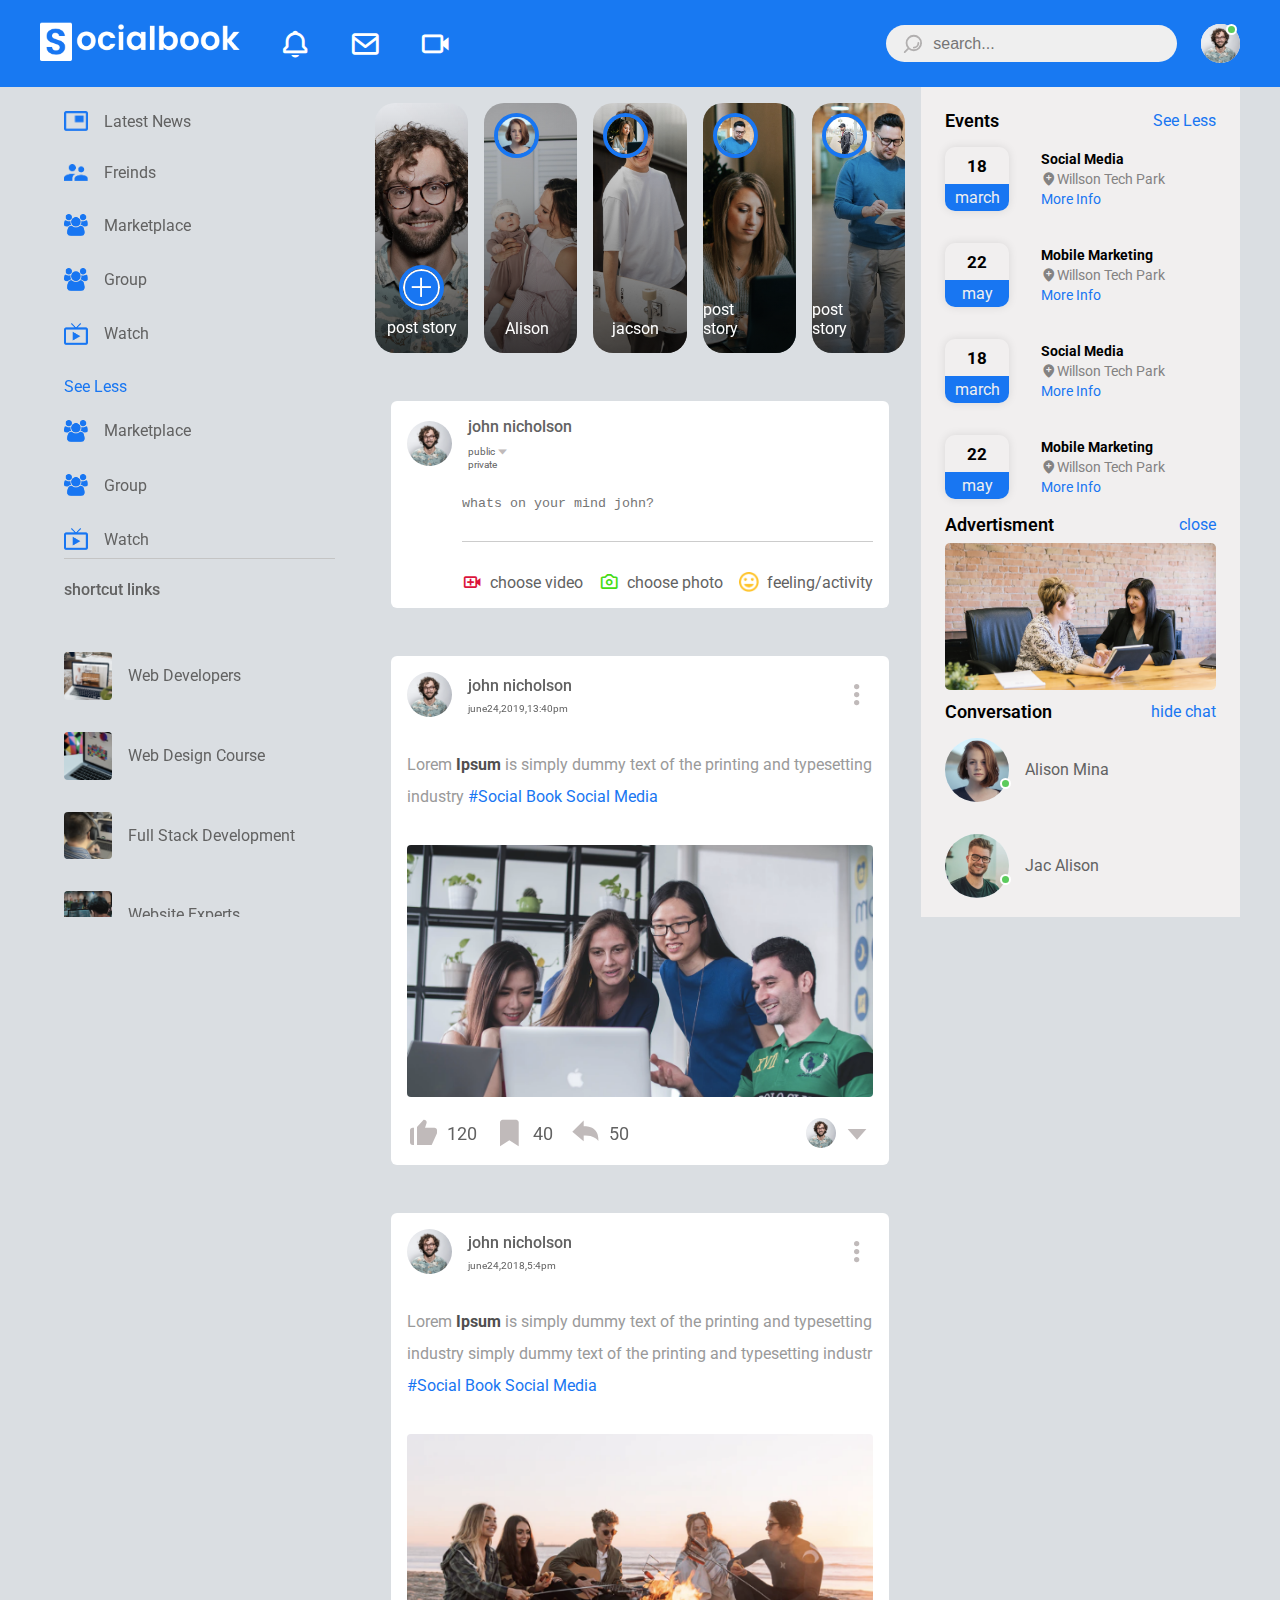
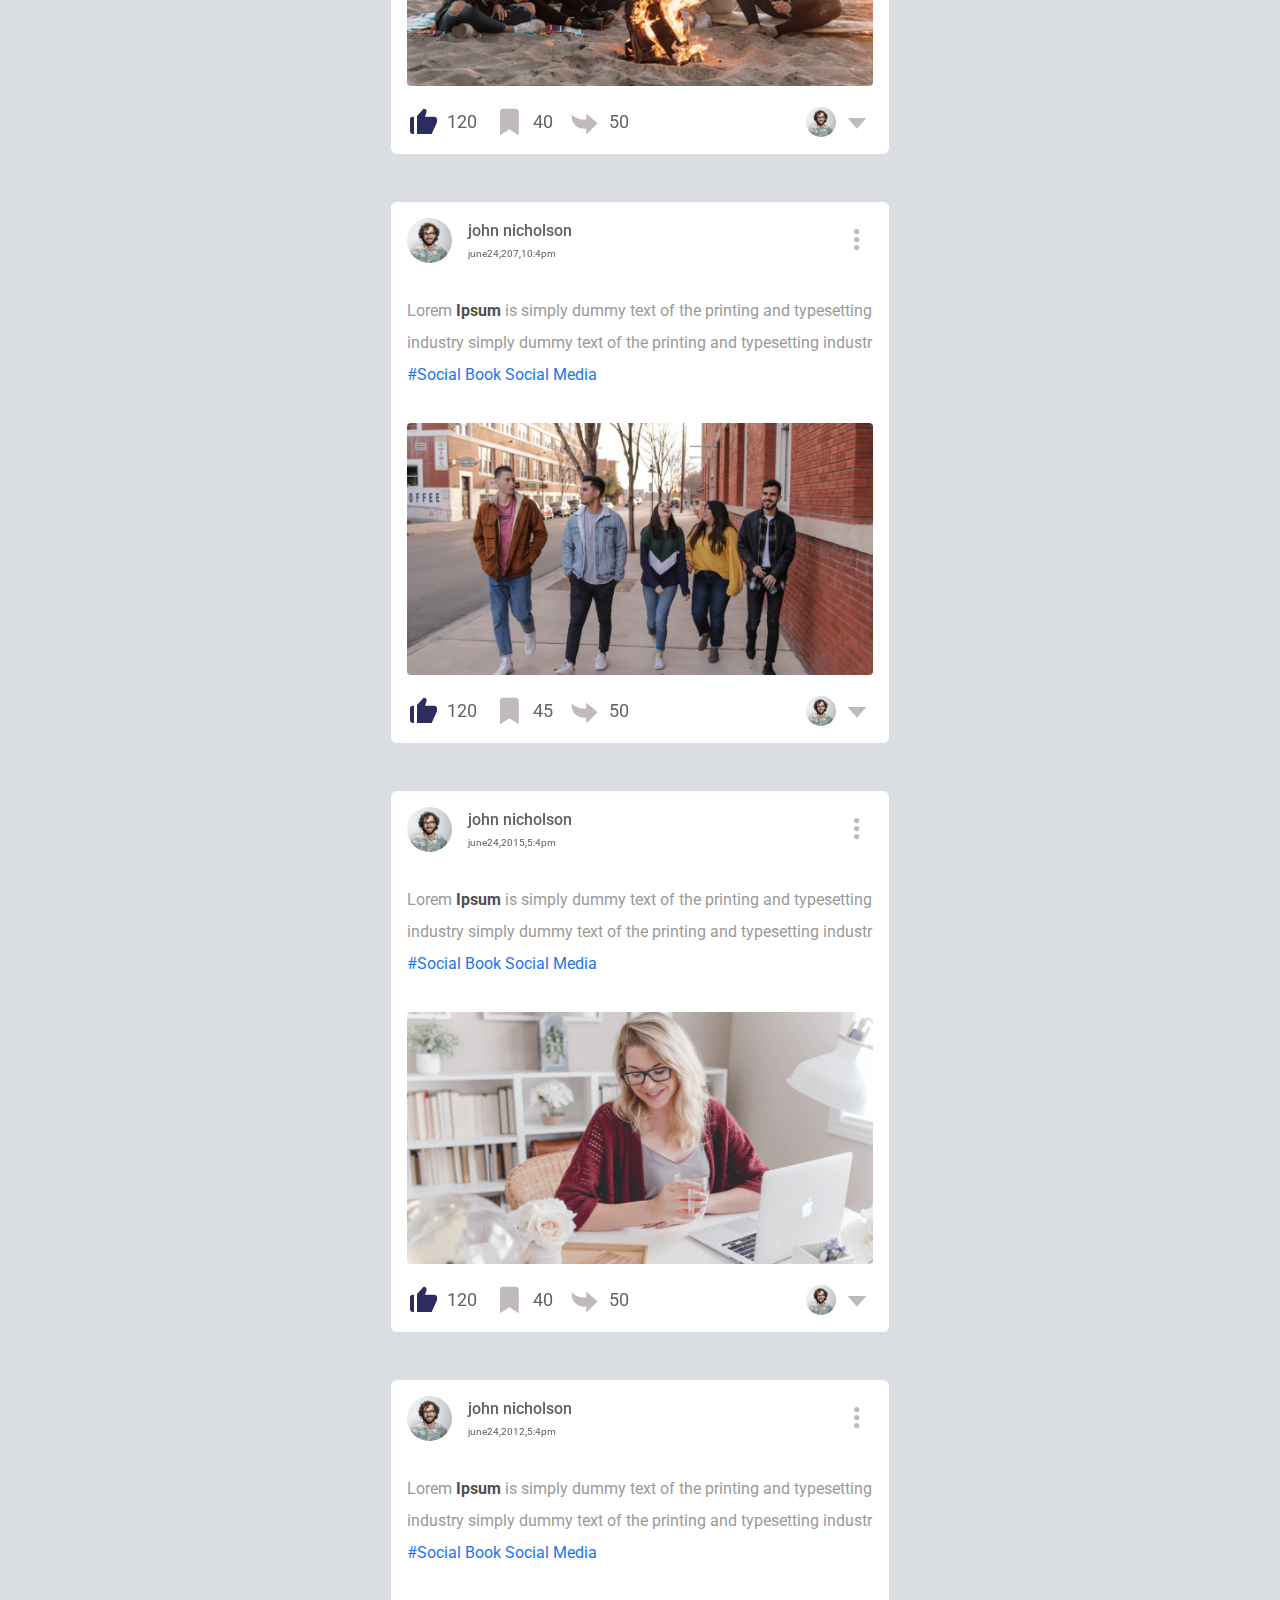
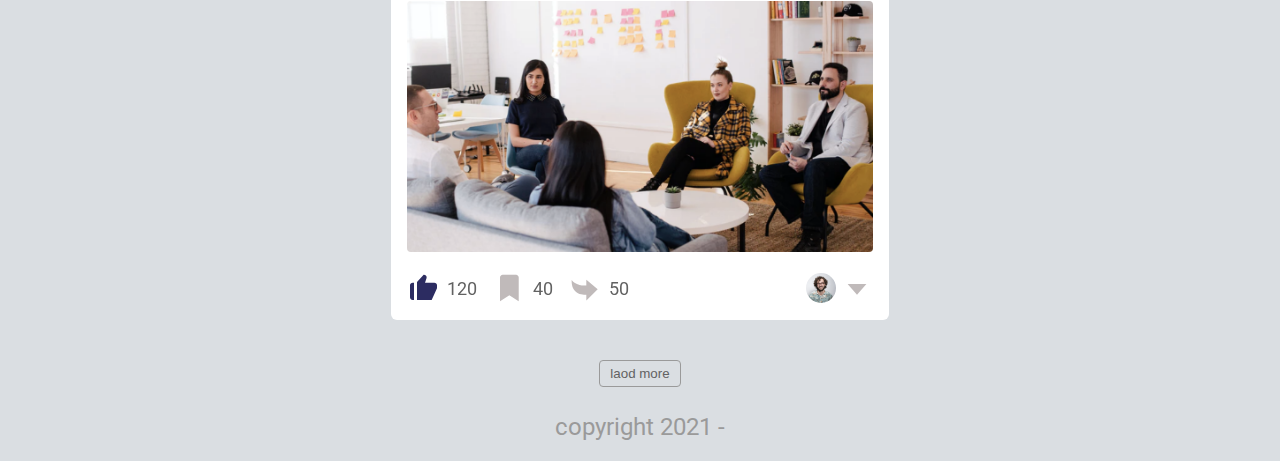
<file: index.html>
<!DOCTYPE html>
<html lang="en">

<head>
    <meta charset="UTF-8">
    <meta name="viewport" content="width=device-width, initial-scale=1.0">
    <link href='https://unpkg.com/boxicons@2.1.4/css/boxicons.min.css' rel='stylesheet'>
    <link rel="stylesheet" href="./asset/css/font.css">
    <link rel="stylesheet" href="./asset/css/root.css">
    <link rel="stylesheet" href="./asset/css/style.css">
    <link rel="stylesheet" href="./asset/css/responsive.css">
    <title>face book</title>
</head>

<body>
    <!--*************************header*********************-->
    <header>
        <div class="header-container">
            <div class="left-nav">
                <a href="./index.html" class="logo">
                    <img class="image-logo" src="./asset/images/logo.png" />
                </a>
                <ul class="ul-left-nav">
                    <li>
                        <a href="#">
                            <i class='bx bx-bell'></i>
                        </a>
                    </li>
                    <li>
                        <a href="#">
                            <i class='bx bx-envelope'></i>
                        </a>
                    </li>
                    <li>
                        <a href="#">
                            <i class='bx bx-video'></i>
                        </a>
                    </li>
                </ul>
            </div>
            <!--******right-nav*****-->
            <div class="right-nav">
                <div class="search-box">
                    <svg viewBox="0 0 24 24" fill="none" xmlns="http://www.w3.org/2000/svg" stroke="#c9c5c5"
                        transform="rotate(-45)matrix(1, 0, 0, 1, 0, 0)">
                        <g id="SVGRepo_bgCarrier" stroke-width="0"></g>
                        <g id="SVGRepo_tracerCarrier" stroke-linecap="round" stroke-linejoin="round"></g>
                        <g id="SVGRepo_iconCarrier">
                            <path
                                d="M11 6C13.7614 6 16 8.23858 16 11M16.6588 16.6549L21 21M19 11C19 15.4183 15.4183 19 11 19C6.58172 19 3 15.4183 3 11C3 6.58172 6.58172 3 11 3C15.4183 3 19 6.58172 19 11Z"
                                stroke="#b1afaf" stroke-width="2" stroke-linecap="round" stroke-linejoin="round"></path>
                        </g>
                    </svg>
                    <input type="text" placeholder="search..." />
                </div>
                <div class="user-icon online">
                    <img src="./asset/images/profile-pic.png" />
                </div>
            </div>
            <!--setting menu-->
            <div class="setting-menu">
                <div class="setting-info">
                    <div class="user-post-info">
                        <div class="user-post">
                            <img  src="./asset/images/profile-pic.png"/>
                         </div>
                        <div class="new-post-info">
                            <p>john nicholson</p>
                            <a href="./profile.html"> see ure profile</a>
                        </div>
                </div>
                <hr>
                <div class="user-profile-setting">
                        <div class="user-post">
                            <img  src="./asset/images/feedback.png"/>
                         </div>
                        <div class="new-post-info">
                            <p>give feedback</p>
                            <a href="#"> Help us to improve</a>
                        </div>
                </div>
                <hr>
                <ul class="ul-setting">
                     <li>
                        <a href="#">
                            <div class="ul-a-icon">
                                <p>setting and privacy</p>
                                <img src="./asset/images/setting.png"/>
                            </div>
                            <i class='bx  bx-caret-right'  style='color:#c0baba'></i> 
                         </a>
                    </li>
                    <li>
                        <a href="#">
                            <div class="ul-a-icon">
                                <p>help and support</p>
                                <img src="./asset/images/help.png"/>
                            </div>
                            <i class='bx  bx-caret-right'  style='color:#c0baba'></i> 
                         </a>
                          
                    </li>
                    <li>
                           <a href="#">
                            <div class="ul-a-icon">
                                <p>display and accesibility</p>
                                <img src="./asset/images/display.png"/>
                            </div>
                            <i class='bx  bx-caret-right'  style='color:#c0baba'></i> 
                            </a>
                    </li>
                    <li>
                        <a href="#">
                            <div class="ul-a-icon">
                                <p>log out</p>
                                <img src="./asset/images/logout.png"/>
                            </div>
                            <i class='bx  bx-caret-right'  style='color:#c0baba'></i> 
                         </a>
                          
                    </li>
                </ul>
                </div>
            </div>
        </div>
    </header>
    <!--******************************container*************************-->
    <div class="conatiner">
        <!--********left-side******-->
        <div class="left-side">
            <ul class="ul-left-side">
                <li>
                    <a href="#">
                        <img src="./asset/images/news.png" />
                        latest news
                    </a>
                </li>
                <li>
                    <a href="#">
                        <img src="./asset/images/friends.png" />
                        freinds
                    </a>
                </li>
                <li>
                    <a href="#">
                        <img src="./asset/images/group.png" />
                        marketplace
                    </a>
                </li>
                <li>
                    <a href="#">
                        <img src="./asset/images/group.png" />
                        group
                    </a>
                </li>
                <li>
                    <a href="#">
                        <img src="./asset/images/watch.png" />
                        watch
                    </a>
                </li>
                <li class="li-see-more">
                    <a href="#" class="see-more">
                        See Less
                    </a>
                </li>
            </ul>
            <ul class="ul-left-side height-zero">
                <li>
                    <a href="#">
                        <img src="./asset/images/group.png" />
                        marketplace
                    </a>
                </li>
                <li>
                    <a href="#">
                        <img src="./asset/images/group.png" />
                        group
                    </a>
                </li>
                <li>
                    <a href="#">
                        <img src="./asset/images/watch.png" />
                        watch
                    </a>
                </li>
            </ul>
            <ul class="ul-left-side-2">
                <p>shortcut links</p>
                <li>
                    <a href="#">
                        <img src="./asset/images/shortcut-1.png" />
                        web developers
                    </a>
                </li>
                <li>
                    <a href="#">
                        <img src="./asset/images/shortcut-2.png" />
                        web design course
                    </a>
                </li>
                <li>
                    <a href="#">
                        <img src="./asset/images/shortcut-3.png" />
                        full stack development
                    </a>
                </li>
                <li>
                    <a href="#">
                        <img src="./asset/images/shortcut-4.png" />
                        website experts
                    </a>
                </li>
            </ul>
        </div>
        <!--************middle-side****-->
        <div class="middle-side">
            <div class="stories">
                    <div class="story">
                        <div class="story-imag">
                            <a href="#">
                                <img src="./asset/images/status-1.png" />
                            </a>
                        </div>
                        <div class="story-info">
                            <div class="upload">
                                <a href="#">
                                    <img src="./asset/images/upload.png" />
                                </a>
                            </div>
                            <p>
                                post story
                            </p>
                        </div>
                    </div>
                    <div class="story">
                        <div class="story-imag">
                            <a href="#">
                                <img src="./asset/images/status-2.png" />
                            </a>
                        </div>
                        <div class="story-info-members">
                            <div class="upload">
                                <a href="#">
                                    <img src="./asset/images/member-1.png" />
                                </a>
                            </div>
                            <p>
                                Alison
                            </p>
                        </div>
                    </div>
                    <div class="story">
                        <div class="story-imag">
                            <a href="#">
                                <img src="./asset/images/status-3.png" />
                            </a>
                        </div>
                        <div class="story-info-members">
                            <div class="upload">
                                <a href="#">
                                    <img src="./asset/images/member-3.png" />
                                </a>
                            </div>
                            <p>
                                jacson
                            </p>
                        </div>
                    </div>
                    <div class="story">
                        <div class="story-imag">
                            <a href="#">
                                <img src="./asset/images/status-4.png" />
                            </a>
                        </div>
                        <div class="story-info-members">
                            <div class="upload">
                                <a href="#">
                                    <img src="./asset/images/member-4.png" />
                                </a>
                            </div>
                            <p>
                                post story
                            </p>
                        </div>
                    </div>
                    <div class="story">
                        <div class="story-imag">
                            <a href="#">
                                <img src="./asset/images/status-5.png" />
                            </a>
                        </div>
                        <div class="story-info-members">
                            <div class="upload">
                                <a href="#">
                                    <img src="./asset/images/member-5.png" />
                                </a>
                            </div>
                            <p>
                                post story
                            </p>
                        </div>
                    </div>

            </div>
            <!--post--->
            <div class="posts-container">
                <div class="make-new-post">
                    <div class="user-post-info">
                        <div class="user-post">
                            <img  src="./asset/images/profile-pic.png"/>
                         </div>
                        <div class="new-post-info">
                            <p>john nicholson</p>
                            <span>
                                public
                                <i class='bx  bx-caret-down  arrow-down'  style='color:#c0baba'></i> 
                            </span>
                            <span class="private ">private</span>
                        </div>
                    </div>
                    <div class="input-new-post">
                        <textarea class="input-textarea" rows="3" placeholder="whats on your mind john?" id=""></textarea>
                    </div>
                    <div class="add-post-link">
                          <div class="choose">
                                <label for="videoUpload" style="cursor: pointer;">
                                    <i class='bx  bx-video-plus'  style='color:crimson'></i> 
                                    <p>choose video</p>
                                </label>
                                <input type="file" id="videoUpload" accept="video/*" class="input-video"style="display: none;">                 
                         </div>
                         <div class="choose">
                             <label for="imageUpload" style="cursor: pointer;">
                                <i class='bx  bx-camera'  style='color:rgb(70, 220, 20)'></i>   choose photo
                            </label>
                            <input type="file" id="imageUpload" accept="image/*" style="display: none; " class="input-photo">
                         </div>
                         <div class="choose">
                            <a href="#">
                                <img src="./asset//images/feeling.png" />
                                feeling/activity
                            </a>
                         </div>
                     </div>
                </div>
                <!------new-one-->
                <div class="new-posts">
                          
                  
                </div>
                <!----old post---->
                <div class="old-post">
                    <div class="post-title">
                         <div class="user-post-info">
                            <div class="user-post">
                                <img  src="./asset/images/profile-pic.png"/>
                            </div>
                            <div class="new-post-info">
                                <p>john nicholson</p>
                                <span>
                                    june24,2019,13:40pm
                                    
                                </span>
                            </div>
                        </div>
                        <i class='bx  bx-dots-horizontal-rounded bx-rotate-90 delete'  style='color:#c0baba'></i>
                         <div class="delete-link" >
                            <a href="#" class="confirm-delete">
                                delete
                            </a> 
                        </div>           
                    </div>
                    <p class="post-info-text">
                        Lorem <span>Ipsum
                        </span> is simply dummy text of the printing and typesetting industry
                        <a href="#">#social book</a>
                        <a href="#"> social media</a>
                    </p>
                    <div class="post-img">
                        <img  src="./asset//images/feed-image-1.png" alt="">
                    </div>
                    <div class="post-activity">
                        <div class="left-activity-icons">
                            <div class="activity">
                                <i class="bx bxs-like bx-tada " style='color:#c0baba'></i>
                                120
                            </div>
                             <div class="activity">
                                <i class='bx  bxs-bookmark bx-tada'  style='color:#c0baba'></i>40                                 
                            </div>
                             <div class="activity">
                                <i class='bx  bxs-share bx-tada '  style='color:#c0baba'></i>    50                         
                            </div>
                        </div>
                        <div class="post-profile-icon">
                            <img src="./asset/images/profile-pic.png"/>
                            <i class='bx  bx-caret-down  arrow-down'  style='color:#c0baba'></i> 

                        </div>
                    </div>
                </div>
                <!--2ed post-->
                <div class="old-post">
                    <div class="post-title">
                         <div class="user-post-info">
                            <div class="user-post">
                                <img  src="./asset/images/profile-pic.png"/>
                            </div>
                            <div class="new-post-info">
                                <p>john nicholson</p>
                                <span>
                                    june24,2018,5:4pm
                                    
                                </span>
                            </div>
                        </div>
                        <i class='bx  bx-dots-horizontal-rounded bx-rotate-90 delete'  style='color:#c0baba'></i> 
                       <div class="delete-link">
                            <a href="#" class="confirm-delete">
                                    delete
                            </a> 
                        </div>                      
                                
                    </div>
                    <p class="post-info-text">
                        Lorem <span>Ipsum
                        </span> is simply dummy text of the printing and typesetting industry
                        simply dummy text of the printing and typesetting industr
                        <a href="#">#social book</a>
                        <a href="#"> social media</a>
                    </p>
                    <div class="post-img">
                        <img  src="./asset//images/feed-image-2.png" alt="">
                    </div>
                    <div class="post-activity">
                        <div class="left-activity-icons">
                            <div class="activity">
                                <i class="bx bxs-like bx-tada " style='color:#2c2c61'></i>
                                120
                            </div>
                             <div class="activity">
                                <i class='bx  bxs-bookmark bx-tada'  style='color:#c0baba'></i>40                                 
                            </div>
                             <div class="activity">
                                <i class='bx  bxs-share bx-tada bx-rotate-180'  style='color:#c0baba'></i>    50                         
                            </div>
                        </div>
                        <div class="post-profile-icon">
                            <img src="./asset/images/profile-pic.png"/>
                            <i class='bx  bx-caret-down  arrow-down'  style='color:#c0baba'></i> 

                        </div>
                    </div>
                </div>
                <!--3rd post-->
                 <div class="old-post">
                    <div class="post-title">
                         <div class="user-post-info">
                            <div class="user-post">
                                <img  src="./asset/images/profile-pic.png"/>
                            </div>
                            <div class="new-post-info">
                                <p>john nicholson</p>
                                <span>
                                    june24,207,10:4pm
                                    
                                </span>
                            </div>
                        </div>
                        <i class='bx  bx-dots-horizontal-rounded bx-rotate-90 delete'  style='color:#c0baba'></i>  
                        <div class="delete-link" >
                            <a href="#" class="confirm-delete">
                                delete
                            </a> 
                        </div> 
                    </div>
                    <p class="post-info-text">
                        Lorem <span>Ipsum
                        </span> is simply dummy text of the printing and typesetting industry
                        simply dummy text of the printing and typesetting industr
                        <a href="#">#social book</a>
                        <a href="#"> social media</a>
                    </p>
                    <div class="post-img">
                        <img  src="./asset//images/feed-image-3.png" alt="">
                    </div>
                    <div class="post-activity">
                        <div class="left-activity-icons">
                            <div class="activity">
                                <i class="bx bxs-like bx-tada " style='color:#2c2c61'></i>
                                120
                            </div>
                             <div class="activity">
                                <i class='bx  bxs-bookmark bx-tada'  style='color:#c0baba'></i>45                               
                            </div>
                             <div class="activity">
                                <i class='bx  bxs-share bx-tada bx-rotate-180'  style='color:#c0baba'></i>    50                         
                            </div>
                        </div>
                        <div class="post-profile-icon">
                            <img src="./asset/images/profile-pic.png"/>
                            <i class='bx  bx-caret-down  arrow-down'  style='color:#c0baba'></i> 

                        </div>
                    </div>
                </div>
                <!--4th post-->
                 <div class="old-post">
                    <div class="post-title">
                         <div class="user-post-info">
                            <div class="user-post">
                                <img  src="./asset/images/profile-pic.png"/>
                            </div>
                            <div class="new-post-info">
                                <p>john nicholson</p>
                                <span>
                                    june24,2015,5:4pm
                                    
                                </span>
                            </div>
                        </div>
                        <i class='bx  bx-dots-horizontal-rounded bx-rotate-90 delete'  style='color:#c0baba'></i>
                        <div class="delete-link">
                            <a href="#"  class="confirm-delete">
                                delete
                            </a> 
                        </div> 
                     </div>
                    <p class="post-info-text">
                        Lorem <span>Ipsum
                        </span> is simply dummy text of the printing and typesetting industry
                        simply dummy text of the printing and typesetting industr
                        <a href="#">#social book</a>
                        <a href="#"> social media</a>
                    </p>
                    <div class="post-img">
                        <img  src="./asset//images/feed-image-4.png" alt="">
                    </div>
                    <div class="post-activity">
                        <div class="left-activity-icons">
                            <div class="activity">
                                <i class="bx bxs-like bx-tada " style='color:#2c2c61'></i>
                                120
                            </div>
                             <div class="activity">
                                <i class='bx  bxs-bookmark bx-tada'  style='color:#c0baba'></i>40                                 
                            </div>
                             <div class="activity">
                                <i class='bx  bxs-share bx-tada bx-rotate-180'  style='color:#c0baba'></i>    50                         
                            </div>
                        </div>
                        <div class="post-profile-icon">
                            <img src="./asset/images/profile-pic.png"/>
                            <i class='bx  bx-caret-down  arrow-down'  style='color:#c0baba'></i> 

                        </div>
                    </div>
                </div>
                <!--5th-->
                    <div class="old-post">
                    <div class="post-title">
                         <div class="user-post-info">
                            <div class="user-post">
                                <img  src="./asset/images/profile-pic.png"/>
                            </div>
                            <div class="new-post-info">
                                <p>john nicholson</p>
                                <span>
                                    june24,2012,5:4pm
                                    
                                </span>
                            </div>
                        </div>
                        <i class='bx  bx-dots-horizontal-rounded bx-rotate-90 delete'  style='color:#c0baba'></i> 
                        <div class="delete-link" >
                        <a href="#" class="confirm-delete">
                             delete
                         </a> 
                        </div>                 
                    </div>
                    <p class="post-info-text">
                        Lorem <span>Ipsum
                        </span> is simply dummy text of the printing and typesetting industry
                        simply dummy text of the printing and typesetting industr
                        <a href="#">#social book</a>
                        <a href="#"> social media</a>
                    </p>
                    <div class="post-img">
                        <img  src="./asset//images/feed-image-5.png" alt="">
                    </div>
                    <div class="post-activity">
                        <div class="left-activity-icons">
                            <div class="activity">
                                <i class="bx bxs-like bx-tada " style='color:#2c2c61'></i>
                                120
                            </div>
                             <div class="activity">
                                <i class='bx  bxs-bookmark bx-tada'  style='color:#c0baba'></i>40                                 
                            </div>
                             <div class="activity">
                                <i class='bx  bxs-share bx-tada bx-rotate-180'  style='color:#c0baba'></i>    50                         
                            </div>
                        </div>
                        <div class="post-profile-icon">
                            <img src="./asset/images/profile-pic.png"/>
                            <i class='bx  bx-caret-down  arrow-down'  style='color:#c0baba'></i> 

                        </div>
                    </div>
                </div>
            </div>
            <button class="load-more">
                laod more
            </button>
        </div>
        <!--************right-side****-->
        <div class="right-side">
            <!------events------->
            <div class="events">
                <div class="title-right-side">
                    <h4>
                        events
                    </h4>
                    <a href="#" class="see-more">
                        See Less
                    </a>
                </div>
                <div class="events">
                    <div class="event-box">
                        <div class="calender">
                            <h3>
                                18
                            </h3>
                            <span>
                                march
                            </span>
                        </div>
                        <div class="info-calender">
                            <h4>
                                social media
                            </h4>
                            <p>
                                <i class='bx bxs-location-plus'></i>
                                willson tech park
                            </p>
                            <a href="#">
                                more info
                            </a>
                        </div>
                    </div>
                    <div class="event-box">
                        <div class="calender">
                            <h3>
                                22
                            </h3>
                            <span>
                                may
                            </span>
                        </div>
                        <div class="info-calender">
                            <h4>
                                mobile marketing
                            </h4>
                            <p>
                                <i class='bx bxs-location-plus'></i>
                                willson tech park
                            </p>
                            <a href="#">
                                more info
                            </a>
                        </div>
                    </div>
                </div>
            </div>
            <div class="events hight-zero">
                <div class="event-box">
                    <div class="calender">
                        <h3>
                            18
                        </h3>
                        <span>
                            march
                        </span>
                    </div>
                    <div class="info-calender">
                        <h4>
                            social media
                        </h4>
                        <p>
                            <i class='bx bxs-location-plus'></i>
                            willson tech park
                        </p>
                        <a href="#">
                            more info
                        </a>
                    </div>
                </div>
                <div class="event-box">
                    <div class="calender">
                        <h3>
                            22
                        </h3>
                        <span>
                            may
                        </span>
                    </div>
                    <div class="info-calender">
                        <h4>
                            mobile marketing
                        </h4>
                        <p>
                            <i class='bx bxs-location-plus'></i>
                            willson tech park
                        </p>
                        <a href="#">
                            more info
                        </a>
                    </div>
                </div>
            </div>
            <!--------------advertisment------------->
            <div class="advertisment">
                <div class="title-right-side">
                    <h4>
                        advertisment
                    </h4>
                    <a href="#" class="close-all">
                        close
                    </a>
                </div>
                <div class="ads ">
                    <img src="./asset/images/advertisement.png" />
                </div>
            </div>
            <!----------------chat------------------->
            <div class="chats-parent">
                <div class="title-right-side">
                    <h4>
                        conversation
                    </h4>
                    <a href="#" class="close-all">
                        hide chat
                    </a>
                </div>
                <div class="chats">
                    <a href="#" class="a-chatbox">
                        <div class="chat-box">
                            <div class="member online">
                                <img src="./asset/images/member-1.png" />
                            </div>
                            <p>
                                alison mina
                            </p>
                        </div>
                    </a>
                    <a href="#" class="a-chatbox">
                        <div class="chat-box">
                            <div class="member online">
                                <img src="./asset/images/member-2.png" />
                            </div>
                            <p>
                                jac alison
                            </p>
                        </div>
                    </a>
                    <a href="#" class="a-chatbox">
                        <div class="chat-box">
                            <div class="member online">
                                <img src="./asset/images/member-3.png" />
                            </div>
                            <p>
                                samana rose
                            </p>
                        </div>
                    </a>
                    <a href="" class="a-chatbox">
                        <div class="chat-box">
                            <div class="member online">
                                <img src="./asset/images/member-4.png" />
                            </div>
                            <p>
                                samana rose
                            </p>
                        </div>
                    </a>
                </div>
            </div>
        </div>
    </div>
    <!--------------------------footer------------------>
    <footer class="footer">
        <p>
            copyright 2021 -
        </p>

    </footer>

    <script src="./asset/script.js"></script>
</body>

</html>
</file>
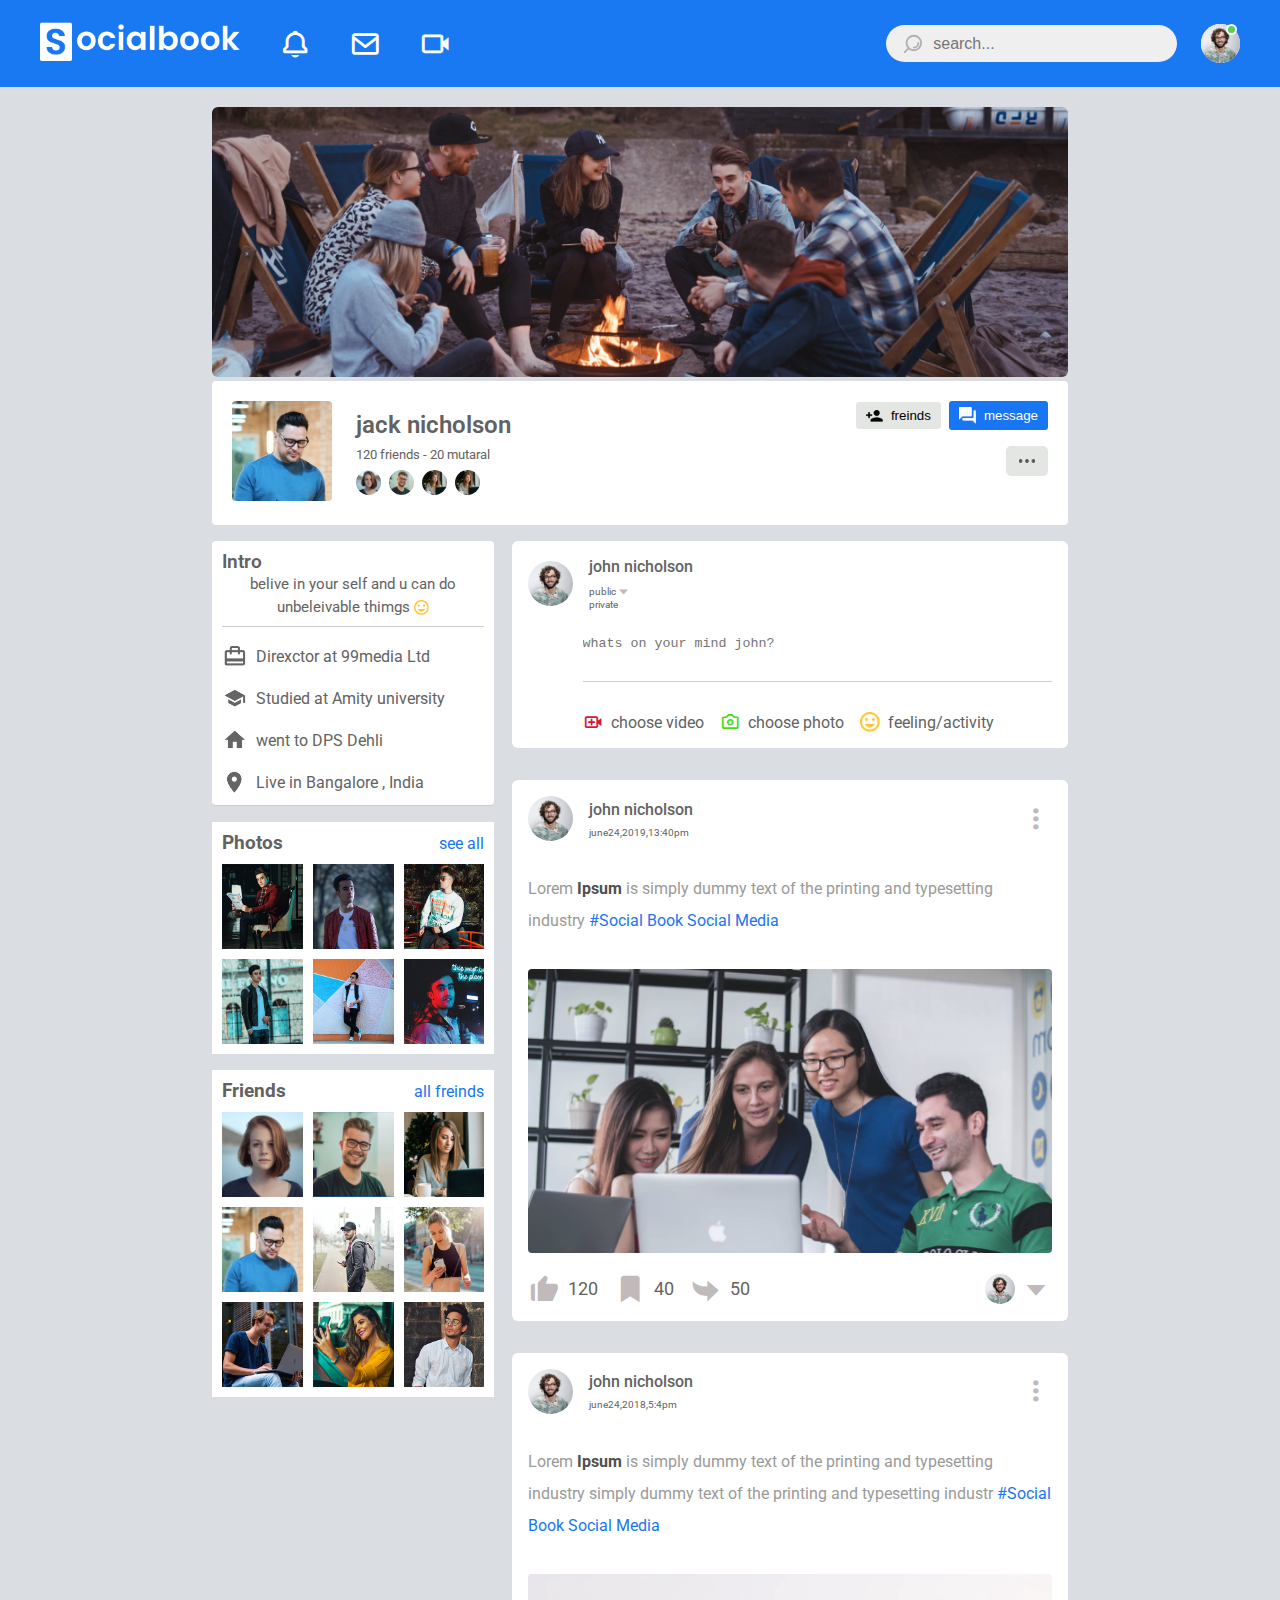
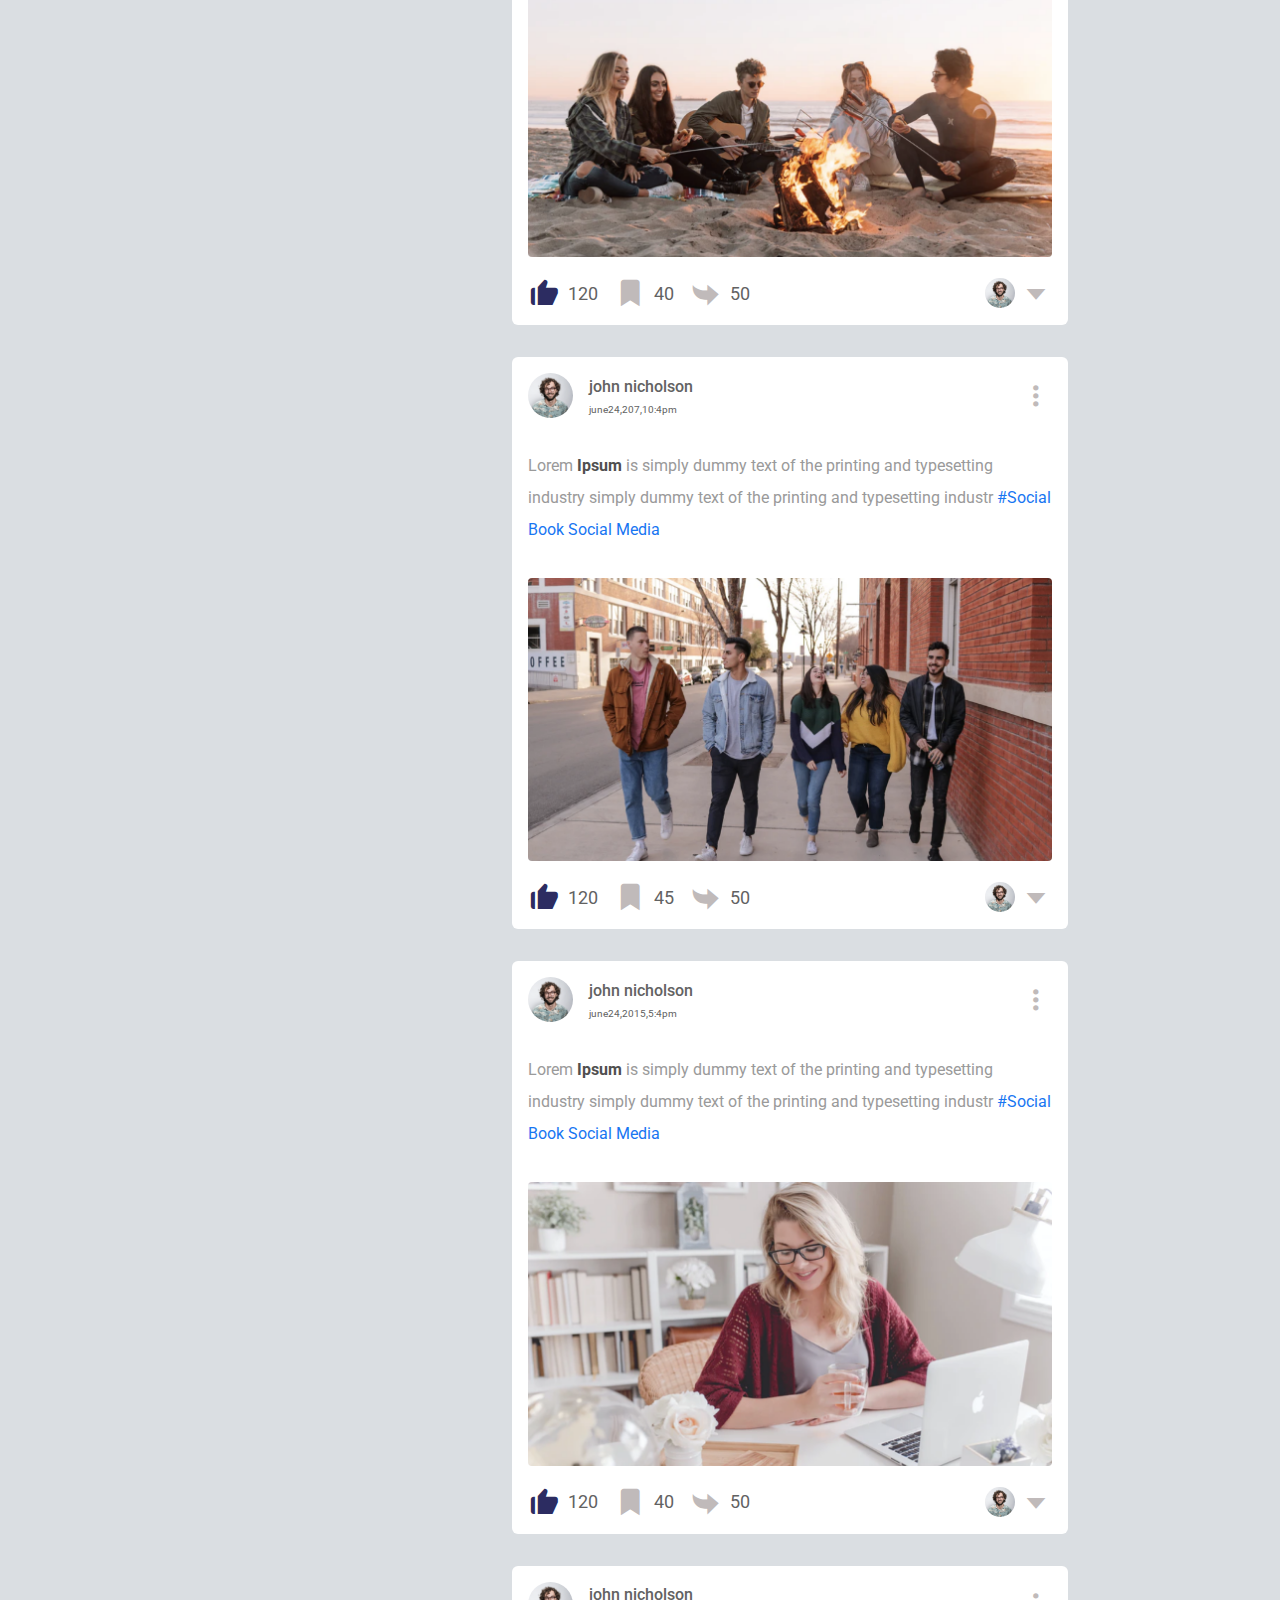
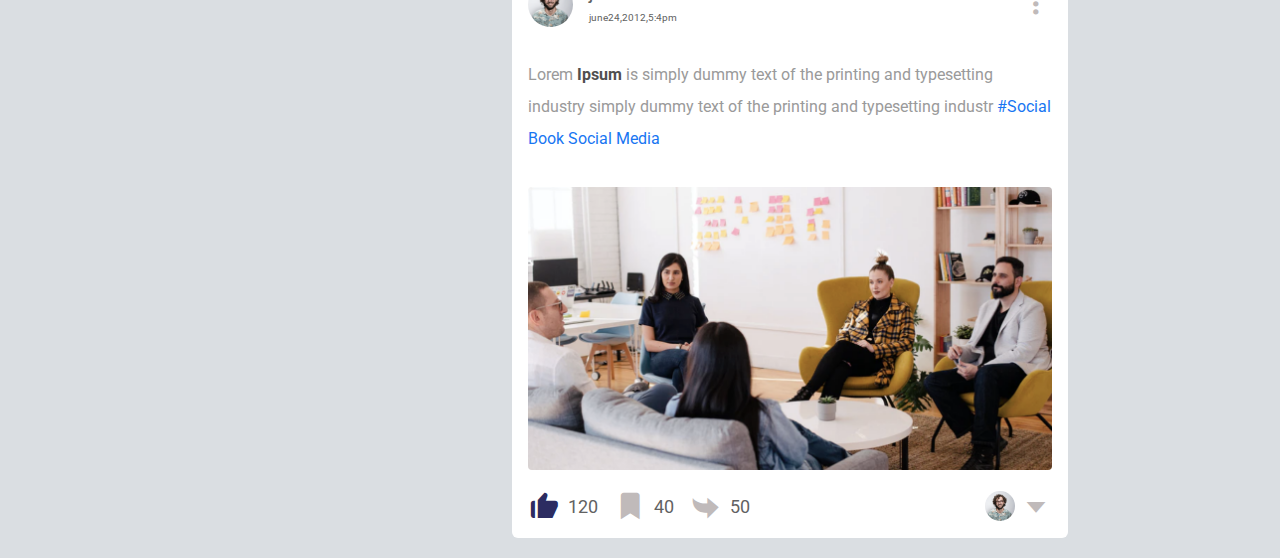
<file: profile.html>
<!DOCTYPE html>
<html lang="en">
<head>
    <meta charset="UTF-8">
    <meta name="viewport" content="width=device-width, initial-scale=1.0">
    <link href='https://unpkg.com/boxicons@2.1.4/css/boxicons.min.css' rel='stylesheet'>
    <link rel="stylesheet" href="./asset/css/font.css">
    <link rel="stylesheet" href="./asset/css/root.css">
    <link rel="stylesheet" href="./asset/css/style.css">
    <link rel="stylesheet" href="./asset/css/responsive.css">
    <title>face book</title>
</head>
<body>
      <!--*************************header*********************-->
    <header>
        <div class="header-container">
            <div class="left-nav">
                <a href="./index.html" class="logo">
                    <img class="image-logo" src="./asset/images/logo.png" />
                </a>
                <ul class="ul-left-nav">
                    <li>
                        <a href="#">
                            <i class='bx bx-bell'></i>
                        </a>
                    </li>
                    <li>
                        <a href="#">
                            <i class='bx bx-envelope'></i>
                        </a>
                    </li>
                    <li>
                        <a href="#">
                            <i class='bx bx-video'></i>
                        </a>
                    </li>
                </ul>
            </div>
            <!--******right-nav*****-->
            <div class="right-nav">
                <div class="search-box">
                    <svg viewBox="0 0 24 24" fill="none" xmlns="http://www.w3.org/2000/svg" stroke="#c9c5c5"
                        transform="rotate(-45)matrix(1, 0, 0, 1, 0, 0)">
                        <g id="SVGRepo_bgCarrier" stroke-width="0"></g>
                        <g id="SVGRepo_tracerCarrier" stroke-linecap="round" stroke-linejoin="round"></g>
                        <g id="SVGRepo_iconCarrier">
                            <path
                                d="M11 6C13.7614 6 16 8.23858 16 11M16.6588 16.6549L21 21M19 11C19 15.4183 15.4183 19 11 19C6.58172 19 3 15.4183 3 11C3 6.58172 6.58172 3 11 3C15.4183 3 19 6.58172 19 11Z"
                                stroke="#b1afaf" stroke-width="2" stroke-linecap="round" stroke-linejoin="round"></path>
                        </g>
                    </svg>
                    <input type="text" placeholder="search..." />
                </div>
                <div class="user-icon online">
                    <img src="./asset/images/profile-pic.png" />
                </div>
            </div>
            <!--setting menu-->
            <div class="setting-menu">
                <div class="setting-info">
                    <div class="user-post-info">
                        <div class="user-post">
                            <img  src="./asset/images/profile-pic.png"/>
                         </div>
                        <div class="new-post-info">
                            <p>john nicholson</p>
                            <a href="#"> see ure profile</a>
                        </div>
                </div>
                <hr>
                <div class="user-profile-setting">
                        <div class="user-post">
                            <img  src="./asset/images/feedback.png"/>
                         </div>
                        <div class="new-post-info">
                            <p>give feedback</p>
                            <a href="#"> Help us to improve</a>
                        </div>
                </div>
                <hr>
                <ul class="ul-setting">
                     <li>
                        <a href="#">
                            <div class="ul-a-icon">
                                <p>setting and privacy</p>
                                <img src="./asset/images/setting.png"/>
                            </div>
                            <i class='bx  bx-caret-right'  style='color:#c0baba'></i> 
                         </a>
                    </li>
                    <li>
                        <a href="#">
                            <div class="ul-a-icon">
                                <p>help and support</p>
                                <img src="./asset/images/help.png"/>
                            </div>
                            <i class='bx  bx-caret-right'  style='color:#c0baba'></i> 
                         </a>
                          
                    </li>
                    <li>
                           <a href="#">
                            <div class="ul-a-icon">
                                <p>display and accesibility</p>
                                <img src="./asset/images/display.png"/>
                            </div>
                            <i class='bx  bx-caret-right'  style='color:#c0baba'></i> 
                            </a>
                    </li>
                    <li>
                        <a href="#">
                            <div class="ul-a-icon">
                                <p>log out</p>
                                <img src="./asset/images/logout.png"/>
                            </div>
                            <i class='bx  bx-caret-right'  style='color:#c0baba'></i> 
                         </a>
                          
                    </li>
                </ul>
                </div>
            </div>
        </div>
    </header>
    <!--********************profile-container**********-->
    <div class="profile-parent">
        <div class="image-banner">
            <img src="./asset/images/cover.png" class="image-banner"/>
        </div>
        <div class="profile-page-info">
            <!--left-->
            <div class="left-profile-page">
                <div class="image-user">
                    <img src="./asset/images/profile.png" alt="">
                </div>
                <div class="image-user-info">
                    <h3>jack nicholson</h3>
                    <p>120 friends - 20 mutaral</p>
                    <div class="friends">
                        <img src="./asset/images/member-1.png" alt="">
                        <img src="./asset/images/member-2.png" alt="">
                        <img src="./asset/images/member-3.png" alt="">
                        <img src="./asset/images/member-3.png" alt="">
                    </div>
                </div>

            </div>
            <!--right-->
            <div class="right-profile-page">
                <div class="button-parent">
                      <button>
                        <img src="./asset/images/add-friends.png" alt="">
                        freinds
                    </button>
                    <button>
                        <img src="./asset/images/message.png" alt="">
                        message
                    </button>
                </div>
                <a href="#">
                    <img src="./asset/images/more.png"/>
                </a>
            </div>
        </div>
        <!--*****************profile-post-info-->
        <div class="profile-post-info">
           <div class="info-col">
                <div class="intro-parent">
                     <div class="intro">
                        <h3>intro</h3>
                        <p>belive in your self and u can do unbeleivable thimgs
                            <img src="./asset/images/feeling.png" alt="">
                        </p>
                    </div>
                    <ul class="info-col-links">
                        <li>
                            <img src="./asset/images/profile-job.png"/>
                                Direxctor at 99media Ltd
                        </li>
                        <li>
                            <img src="./asset/images/profile-study.png"/>
                                Studied at Amity university
                        </li>
                        <li>
                            <img src="./asset/images/profile-home.png"/>
                                went to DPS Dehli
                        </li>
                        <li>
                                <img src="./asset/images/profile-location.png"/>
                                Live in Bangalore , India
                        </li>
                    </ul>
                </div>
                <div class="profile-intro">
                    <div class="profile-intro-title">
                        <h3>
                        Photos
                        </h3>
                        <div class="see-more-link-parent">
                            <a href="#" class="see-more">see all</a>
                        </div>
                    </div>
                    <div class="photoes-box">
                        <div>
                            <img src="./asset/images/photo1.png" alt="">
                        </div>
                        <div>
                            <img src="./asset/images/photo2.png" alt="">
                        </div>
                        <div>
                            <img src="./asset/images/photo3.png" alt="">
                        </div>
                        <div>
                            <img src="./asset/images/photo4.png" alt="">
                        </div>
                        <div>
                            <img src="./asset/images/photo5.png" alt="">
                        </div>
                        <div>
                            <img src="./asset/images/photo6.png" alt="">
                        </div>
                    </div>
                </div>

                <div class="profile-intro">
                    <div class="profile-intro-title">
                        <h3>
                            Friends
                        </h3>
                        <div class="see-more-parent">
                            <a href="#" class="see-more">all freinds</a>
                        </div>
                    </div>
                    <div class="photoes-box">
                        <div class="photo-box">
                            <img src="./asset/images/member-1.png" alt="">
                            <div class="memeber-info">
                                <p>member-1</p>
                            </div>
                        </div>
                        <div class="photo-box">
                            <img src="./asset/images/member-2.png" alt="">
                            <div class="memeber-info">
                                <p>member-1</p>
                            </div>
                        </div>
                        <div class="photo-box">
                            <img src="./asset/images/member-3.png" alt="">
                            <div class="memeber-info">
                                <p>member-1</p>
                            </div>
                        </div>
                        <div class="photo-box">
                            <img src="./asset/images/member-4.png" alt="">
                            <div class="memeber-info">
                                <p>member-1</p>
                            </div>
                        </div>
                        <div class="photo-box">
                            <img src="./asset/images/member-5.png" alt="">
                            <div class="memeber-info">
                                <p>member-1</p>
                            </div>
                        </div>
                        <div class="photo-box">
                            <img src="./asset/images/member-6.png" alt="">
                            <div class="memeber-info">
                                <p>member-1</p>
                            </div>
                        </div>
                         <div class="photo-box">
                            <img src="./asset/images/member-7.png" alt="">
                            <div class="memeber-info">
                                <p>member-1</p>
                            </div>
                        </div>
                         <div class="photo-box">
                            <img src="./asset/images/member-8.png" alt="">
                            <div class="memeber-info">
                                <p>member-1</p>
                            </div>
                        </div>
                         <div class="photo-box">
                            <img src="./asset/images/member-9.png" alt="">
                            <div class="memeber-info">
                                <p>member-1</p>
                            </div>
                        </div>
                    </div>
                </div>           
            </div>
       
            <!---post-container-->
             <div class="posts-container">
                <div class="make-new-post">
                    <div class="user-post-info">
                        <div class="user-post">
                            <img  src="./asset/images/profile-pic.png"/>
                         </div>
                        <div class="new-post-info">
                            <p>john nicholson</p>
                            <span>
                                public
                                <i class='bx  bx-caret-down  arrow-down'  style='color:#c0baba'></i> 
                            </span>
                            <span class="private ">private</span>
                        </div>
                    </div>
                    <div class="input-new-post">
                        <textarea class="input-textarea" rows="3" placeholder="whats on your mind john?" id=""></textarea>
                    </div>
                    <div class="add-post-link">
                          <div class="choose">
                                <label for="videoUpload" style="cursor: pointer;">
                                    <i class='bx  bx-video-plus'  style='color:crimson'></i> 
                                    <p>choose video</p>
                                </label>
                                <input type="file" id="videoUpload" accept="video/*" class="input-video"style="display: none;">                 
                         </div>
                         <div class="choose">
                             <label for="imageUpload" style="cursor: pointer;">
                                <i class='bx  bx-camera'  style='color:rgb(70, 220, 20)'></i>   choose photo
                            </label>
                            <input type="file" id="imageUpload" accept="image/*" style="display: none; " class="input-photo">
                         </div>
                         <div class="choose">
                            <a href="#">
                                <img src="./asset//images/feeling.png" />
                                feeling/activity
                            </a>
                         </div>
                     </div>
                </div>
                <!------new-one-->
                <div class="new-posts">
                          
                  
                </div>
                <!----old post---->
                <div class="old-post">
                    <div class="post-title">
                         <div class="user-post-info">
                            <div class="user-post">
                                <img  src="./asset/images/profile-pic.png"/>
                            </div>
                            <div class="new-post-info">
                                <p>john nicholson</p>
                                <span>
                                    june24,2019,13:40pm
                                    
                                </span>
                            </div>
                        </div>
                        <i class='bx  bx-dots-horizontal-rounded bx-rotate-90 delete'  style='color:#c0baba'></i>
                         <div class="delete-link" >
                            <a href="#" class="confirm-delete">
                                delete
                            </a> 
                        </div>             
                    </div>
                    <p class="post-info-text">
                        Lorem <span>Ipsum
                        </span> is simply dummy text of the printing and typesetting industry
                        <a href="#">#social book</a>
                        <a href="#"> social media</a>
                    </p>
                    <div class="post-img">
                        <img  src="./asset//images/feed-image-1.png" alt="">
                    </div>
                    <div class="post-activity">
                        <div class="left-activity-icons">
                            <div class="activity">
                                <i class="bx bxs-like bx-tada " style='color:#c0baba'></i>
                                120
                            </div>
                             <div class="activity">
                                <i class='bx  bxs-bookmark bx-tada'  style='color:#c0baba'></i>40                                 
                            </div>
                             <div class="activity">
                                <i class='bx  bxs-share bx-tada bx-rotate-180'  style='color:#c0baba'></i>    50                         
                            </div>
                        </div>
                        <div class="post-profile-icon">
                            <img src="./asset/images/profile-pic.png"/>
                            <i class='bx  bx-caret-down  arrow-down'  style='color:#c0baba'></i> 

                        </div>
                    </div>
                </div>
                <!--2ed post-->
                <div class="old-post">
                    <div class="post-title">
                         <div class="user-post-info">
                            <div class="user-post">
                                <img  src="./asset/images/profile-pic.png"/>
                            </div>
                            <div class="new-post-info">
                                <p>john nicholson</p>
                                <span>
                                    june24,2018,5:4pm
                                    
                                </span>
                            </div>
                        </div>
                        <i class='bx  bx-dots-horizontal-rounded bx-rotate-90 delete'  style='color:#c0baba'></i>
                         <div class="delete-link" >
                            <a href="#" class="confirm-delete">
                                delete
                            </a> 
                        </div>                        
                    </div>
                    <p class="post-info-text">
                        Lorem <span>Ipsum
                        </span> is simply dummy text of the printing and typesetting industry
                        simply dummy text of the printing and typesetting industr
                        <a href="#">#social book</a>
                        <a href="#"> social media</a>
                    </p>
                    <div class="post-img">
                        <img  src="./asset//images/feed-image-2.png" alt="">
                    </div>
                    <div class="post-activity">
                        <div class="left-activity-icons">
                            <div class="activity">
                                <i class="bx bxs-like bx-tada " style='color:#2c2c61'></i>
                                120
                            </div>
                             <div class="activity">
                                <i class='bx  bxs-bookmark bx-tada'  style='color:#c0baba'></i>40                                 
                            </div>
                             <div class="activity">
                                <i class='bx  bxs-share bx-tada bx-rotate-180'  style='color:#c0baba'></i>    50                         
                            </div>
                        </div>
                        <div class="post-profile-icon">
                            <img src="./asset/images/profile-pic.png"/>
                            <i class='bx  bx-caret-down  arrow-down'  style='color:#c0baba'></i> 

                        </div>
                    </div>
                </div>
                <!--3rd post-->
                 <div class="old-post">
                    <div class="post-title">
                         <div class="user-post-info">
                            <div class="user-post">
                                <img  src="./asset/images/profile-pic.png"/>
                            </div>
                            <div class="new-post-info">
                                <p>john nicholson</p>
                                <span>
                                    june24,207,10:4pm
                                    
                                </span>
                            </div>
                        </div>
                        <i class='bx  bx-dots-horizontal-rounded bx-rotate-90 delete'  style='color:#c0baba'></i>
                         <div class="delete-link" >
                            <a href="#" class="confirm-delete">
                                delete
                            </a> 
                        </div>                         
                    </div>
                    <p class="post-info-text">
                        Lorem <span>Ipsum
                        </span> is simply dummy text of the printing and typesetting industry
                        simply dummy text of the printing and typesetting industr
                        <a href="#">#social book</a>
                        <a href="#"> social media</a>
                    </p>
                    <div class="post-img">
                        <img  src="./asset//images/feed-image-3.png" alt="">
                    </div>
                    <div class="post-activity">
                        <div class="left-activity-icons">
                            <div class="activity">
                                <i class="bx bxs-like bx-tada " style='color:#2c2c61'></i>
                                120
                            </div>
                             <div class="activity">
                                <i class='bx  bxs-bookmark bx-tada'  style='color:#c0baba'></i>45                               
                            </div>
                             <div class="activity">
                                <i class='bx  bxs-share bx-tada bx-rotate-180'  style='color:#c0baba'></i>    50                         
                            </div>
                        </div>
                        <div class="post-profile-icon">
                            <img src="./asset/images/profile-pic.png"/>
                            <i class='bx  bx-caret-down  arrow-down'  style='color:#c0baba'></i> 

                        </div>
                    </div>
                </div>
                <!--4th post-->
                 <div class="old-post">
                    <div class="post-title">
                         <div class="user-post-info">
                            <div class="user-post">
                                <img  src="./asset/images/profile-pic.png"/>
                            </div>
                            <div class="new-post-info">
                                <p>john nicholson</p>
                                <span>
                                    june24,2015,5:4pm
                                    
                                </span>
                            </div>
                        </div>
                        <i class='bx  bx-dots-horizontal-rounded bx-rotate-90 delete'  style='color:#c0baba'></i>
                         <div class="delete-link" >
                            <a href="#" class="confirm-delete">
                                delete
                            </a> 
                        </div>
                    </div>   
                    <p class="post-info-text">
                        Lorem <span>Ipsum
                        </span> is simply dummy text of the printing and typesetting industry
                        simply dummy text of the printing and typesetting industr
                        <a href="#">#social book</a>
                        <a href="#"> social media</a>
                    </p>
                    <div class="post-img">
                        <img  src="./asset//images/feed-image-4.png" alt="">
                    </div>
                    <div class="post-activity">
                        <div class="left-activity-icons">
                            <div class="activity">
                                <i class="bx bxs-like bx-tada " style='color:#2c2c61'></i>
                                120
                            </div>
                             <div class="activity">
                                <i class='bx  bxs-bookmark bx-tada'  style='color:#c0baba'></i>40                                 
                            </div>
                             <div class="activity">
                                <i class='bx  bxs-share bx-tada bx-rotate-180'  style='color:#c0baba'></i>    50                         
                            </div>
                        </div>
                        <div class="post-profile-icon">
                            <img src="./asset/images/profile-pic.png"/>
                            <i class='bx  bx-caret-down  arrow-down'  style='color:#c0baba'></i> 

                        </div>
                    </div>
                </div>
                <!--5th-->
                    <div class="old-post">
                    <div class="post-title">
                         <div class="user-post-info">
                            <div class="user-post">
                                <img  src="./asset/images/profile-pic.png"/>
                            </div>
                            <div class="new-post-info">
                                <p>john nicholson</p>
                                <span>
                                    june24,2012,5:4pm
                                    
                                </span>
                            </div>
                        </div>
                        <i class='bx  bx-dots-horizontal-rounded bx-rotate-90 delete'  style='color:#c0baba'></i>
                         <div class="delete-link" >
                            <a href="#" class="confirm-delete">
                                delete
                            </a> 
                        </div>   
                       </div>
                    <p class="post-info-text">
                        Lorem <span>Ipsum
                        </span> is simply dummy text of the printing and typesetting industry
                        simply dummy text of the printing and typesetting industr
                        <a href="#">#social book</a>
                        <a href="#"> social media</a>
                    </p>
                    <div class="post-img">
                        <img  src="./asset//images/feed-image-5.png" alt="">
                    </div>
                    <div class="post-activity">
                        <div class="left-activity-icons">
                            <div class="activity">
                                <i class="bx bxs-like bx-tada " style='color:#2c2c61'></i>
                                120
                            </div>
                             <div class="activity">
                                <i class='bx  bxs-bookmark bx-tada'  style='color:#c0baba'></i>40                                 
                            </div>
                             <div class="activity">
                                <i class='bx  bxs-share bx-tada bx-rotate-180'  style='color:#c0baba'></i>    50                         
                            </div>
                        </div>
                        <div class="post-profile-icon">
                            <img src="./asset/images/profile-pic.png"/>
                            <i class='bx  bx-caret-down  arrow-down'  style='color:#c0baba'></i> 

                        </div>
                    </div>
                </div>
            </div>
        </div>
    </div>
    <script src="./asset/script.js"></script>
</body>
</html>
</file>
<file: asset/css/font.css>
@import url('https://fonts.googleapis.com/css2?family=Cascadia+Code:wght@386&family=Roboto:ital,wght@0,100..900;1,100..900&family=Rubik:ital,wght@0,300..900;1,300..900&display=swap');
</file>
<file: asset/css/root.css>
*{
    margin: 0;
    padding: 0;
    box-sizing: border-box;
 
}
:root{
    --body-background:#efefef;
    --background-header:#1879f2;
    --leftside-bar:#cbdffa;
}

a {
    text-decoration: none;
 
}
body {
    overflow-x: hidden;
    width: 100%;
   font-family: "Roboto", sans-serif;
}
i{
    color: black;
    font-size: 2rem;
}
ul{
    list-style: none;
}
.see-more , .close-all{
    color: #1876f2;
}

body{
    background-color: #dadee2;
}
</file>
<file: asset/css/style.css>
/********************header style*******************************/
header{
    position: sticky;
    top: 0;
    z-index: 100;
    width: 100%;
}
div.header-container{
    display: flex;
    align-items: center;
    justify-content: space-between;
    padding: 1rem 2.5rem;
    height: 100%;
    width: 100%;
    background-color: var(--background-header);

}
div.left-nav , div.right-nav{
    display: flex;
    align-items: center;
    justify-content: center;
    gap: 1.5rem;
   
}
.image-logo{
    width: 200px;
}

.ul-left-nav{
    display: flex;
    align-items: center;
    justify-content: center;
    gap: .5rem;
  
}
.ul-left-nav li{
    display: inline-block;
}
.ul-left-nav a{
    height: 100%;
    display: flex;
    width: 100%;  
    padding: 0 15px;
  

}
.ul-left-nav li a i {
    color: #fff;
   
}

/******right nav****/ 
.user-icon{
    width: 3rem;
    border-radius: 50%;
    background-color: aliceblue;
 
}
.right-nav .user-icon img{
    width: 100%;
    border-radius: 50%;
    height: 100%;
    display: block;
    
}
.right-nav .online{
    position: relative;
}
.right-nav .online::after{
    content: "";
    width: 7px;
    height: 7px;
    border: 2px solid #fff;
    border-radius: 50%;
    background-color: rgb(92, 203, 92);
    position: absolute;
    top: 0px;
    right: 3px;

}
.right-nav .search-box{
    background-color: #efefef;
    display: flex;
    align-items: center;
    width: 100%; 
    max-width: 22rem;
    padding: 0 1rem;
    border-radius: 1.2rem;

}
.right-nav .search-box svg{
    width: 1.5rem;
    transform: rotate(90deg);
}
.right-nav .search-box input{
    width: 100%;
    background-color: transparent;
    padding: .6rem;
    outline: none;
    border: 0;
    font-size: 1rem;
}  
.setting-menu{
    position: absolute;
    width: 90%;
    max-width: 350px;
    background-color: #fff;
    box-shadow: 0 0 1.px rgb(0, 0,0,.4);
    border-radius: 4px;
    overflow: hidden;
    top: 55px;
    right: 40px;
    max-height: 0;
    transition:max-height .5s ease ;
}
.setting-menu-height{
    max-height: 400px;
}
.setting-info{
    padding: 20px;
}
.setting-menu hr{
    height: 1px;
    margin: 15px 0;
    background-color:#9a9a9a;
}
.user-profile-setting{
    display: flex;
    align-items: center;
    gap: 1rem;
}
.user-profile-setting a{
    font-size: 12px;
    color: #1876f2;

}
.setting-menu .ul-setting{
    display: flex;
    flex-direction: column;
    align-items:center ;
    justify-content: flex-start;
    gap: 1rem;
}
.setting-menu .ul-setting li{
    width: 100%;
}

.setting-menu .ul-setting li a{
    display: flex;
    align-items: center;
    justify-content: space-between;
    width: 100%;
}
.ul-setting li a .ul-a-icon{
    display: flex;
    flex-direction: row-reverse;
    align-items: center;
    gap: 1.2rem;
}
.ul-setting li a .ul-a-icon img{
    width: 40px;
    height: 40px;
}
.ul-setting li a .ul-a-icon p{
    font-size: 1.2rem;
    color: #9a9a9a;
}
/***************************************container-style************************/
.conatiner{
    display: flex;
    justify-content: space-between;
    padding: 0 2.5rem;
    position: relative;

}

.left-side , .right-side{
    width: 320px;
    align-items: flex-start;
    position: sticky;
    top: 70px;
     padding: 1.5rem ;
    max-height: calc(100vh - 70px);
    height: 100%;
   overflow: auto;

}
::-webkit-scrollbar{
    width: 0;
}
.left-side {
    display: flex;
    flex-direction: column;
    gap:.5rem;
   
}
.ul-left-side , .ul-left-side-2 {
    display: flex;
    flex-direction: column;
    gap: 2rem;
 
}
.ul-left-side{
    width: 100%;
}

.left-side a{
    display: flex;
   align-items: center;
   gap: 1rem;
   text-transform:capitalize;
   color: #626262;
}
.ul-left-side img ,.hight-zero img{
 width: 1.5rem;
} 
.ul-left-side-2{
    border-top: 1px solid #c4c4c4;
    width: 100%;
}
.ul-left-side-2 p{
    margin: 1.3rem 0;
    color: #626262;
    font-weight: 500;
}
.ul-left-side-2 img{
    width: 3rem;
    border-radius: 4px;

}
.li-see-more a{
    color: #1876f2;
    padding-bottom: 1rem;
}
/*********middle-side**************/
.middle-side{
    display: flex;
    flex-direction: column;
    padding: 1rem;
    flex-basis: 47%;
}

.stories{
    display: flex;
    align-items: center;
    max-width: 100%;
    margin-bottom: .5rem;
    gap: 1rem;

}
.story {
    position: relative;
    flex-basis: 18%;
    height: 250px; 
}

.story-imag {
    width: 100%;
    height: 100%;
}

.story-imag a {
    display: block;
    width: 100%;
    height: 100%;
}

.story-imag img {
    width: 100%;
    height: 100%;
    object-fit: cover;
    border-radius: 20px;
}

.story-info {
    position: absolute; 
    top: 0;
    left: 0;
    width: 100%;
    height: 100%;
    display: flex;
    flex-direction: column;
    align-items: center;
    justify-content: flex-end;
    background: linear-gradient(transparent, rgba(0, 0, 0, 0.7));
    border-radius: 20px;
    color: white;
    gap: .5rem;
    padding-bottom: 1rem;
}
.story-info-members{
    position: absolute; 
    top: 0;
    left: 0;
    width: 100%;
    height: 100%;
    background: linear-gradient(transparent, rgba(0, 0, 0, 0.7));
    color: white;
    border-radius: 20px;


}
.story-info-members .upload{
    position: absolute;
    top: 10px;
    left: 10px;
    width: 55px;
    height: 55px;
    border-radius: 50%;
}
.story .upload{
    width: 45px;
    height: 45px;
}

.story-info .upload img ,.story-info-members .upload img{
    width: 100%;
    border-radius: 50%;
    border: 4px solid #1876f2;
    height: 100%;
}
.story-info-members p{
    position: absolute;
    bottom:15px;
    right: 30%;

    
}
/***post***/
.posts-container{
    width: 100%;
    border-radius: 6px;
    padding: 1rem;
    display: flex;
    flex-direction: column;

}
.middle-side .posts-container .make-new-post ,.middle-side .posts-container .old-post ,.middle-side .posts-container .new-post{
    display: flex;
    flex-direction: column;
    align-items: flex-start;
    gap: 1rem;
    background-color: #fff;
    padding: 1rem ;
    border-radius: 6px;
    margin: 1.5rem 0;
}


.user-post-info{
    display: flex;
    align-items: center;
    gap: 1rem;
}
.user-post{
    width: 45px;
    height: 45px;
}
.user-post img{
    width: 100%;
    height: 100%;
    border-radius: 50%;
}

.new-post-info p{
    font-weight: 500;
    color: #626262;
    margin-bottom: .5rem;
}
.new-post-info span{
    color:#626262 ;
    font-size: 10px;
    display: flex;
    align-items: center;
    justify-content: flex-start;
  
}
.new-post-info span i{
font-size: 15px;
cursor: pointer;
}
.private {
  transition: all 0.2s ease;
}
.input-new-post,.add-post-link{
    padding-left: 55px;
    padding-top: 10px;
    width: 100%;
}
.input-new-post textarea{
    width: 100%;
    border: none;
    outline: 0;
    border-bottom: 1px solid #ccc;
    background: transparent;
    resize: none;
}
.add-post-link{
    display: flex;
    align-items: center;
    gap: 1rem;
    flex-wrap: wrap;
}
.add-post-link .choose {
    display: flex;
    align-items: center;
    justify-content: flex-start;
}
.add-post-link .choose label , .add-post-link .choose a{
 display: flex;
 align-items: center;
color: #626262;
gap: .5rem;
}
.choose label i {
    font-size: 20px;
}
.choose a img{
    width: 20px;
}
.old-post{
    margin-top: 2rem;
}
.old-post i{
    cursor: pointer;
}
.post-info-text{
    margin: 1rem 0;
    color: #9a9a9a;
    line-height: 2;
}
.post-info-text span{
    font-weight: bold;
    color: #504f4f;
    cursor: pointer;
}
.post-info-text a{
    color: #1876f2;
    text-transform: capitalize;
}
.post-img{
    width: 100%;
}
.post-img img{
    width: 100%;
    border-radius: 4px;
}
.post-activity , .post-title{
    width: 100%;
    display: flex;
    align-items: center;
    justify-content: space-between;
    position: relative;
    
}
.post-title .delete-link{
    position: absolute;
    top:10px;
    right:22px;
    background-color: transparent;
    box-shadow: 0 0 1.px rgb(0, 0,0,.4);
    border-radius: 4px;
    color: #626262;
     transition:width .3s ease ;
    width: 0;
    overflow: hidden;
  text-align: right;
     
   

}
.post-title .delete-link a{
    color: #626262;
     display: inline-block;
     width: 100%;
}

.delete-link.remove-post{
   width: 100px;
    
 
}
.left-activity-icons{
    display: flex;
    align-items: center;
    gap: 1rem;
    flex-wrap: wrap;
}
.left-activity-icons .activity{
    display: flex;
    align-items: center;
    gap: .5rem;
}
.left-activity-icons .activity {
    font-size: 18px;
    color: #626262;
}

.post-profile-icon{
    display: flex;
    align-items: center;
}
.post-profile-icon img{
    width: 30px;
    border-radius: 50%;
    margin-right: 5px;
    
}
.new-posts{
    display: flex;
    flex-direction: column;
    gap: 1rem;
}
.load-more{
    display: block;
    margin: auto;
    cursor: pointer;
    padding: 5px 10px;
    border: 1px solid #9a9a9a;
    color: #626262;
    background: transparent;
    border-radius: 4px;
}

/***************right-side********************/
.right-side{
  background-color: #f1efef;
  
}
.title-right-side{
    display: flex;
    justify-content: space-between;
    width: 100%;
}
.title-right-side h4{
     font-weight: 600;
    font-size: 1.1rem;
    text-transform: capitalize
}
/*****events******/
.events{
    display: flex;
    flex-direction: column;
    align-items: flex-start;

}
.event-box{
    display: flex;
    align-items: center;
    width: 100%;
    font-size: .9rem;
    gap: 2rem;
    margin: 1rem 0;
}
.event-box .calender{
    border-radius: 10px;
    height: 4rem;
    width: 4rem;
    display: flex;
    flex-direction: column;
    align-items: center;
    justify-content: space-between;
    overflow: hidden;
    box-shadow: 0 0 10px rgba(0, 0, 0, .1);
}
.calender h3{
    margin: auto;
}
.calender span {
    display: block;
    background-color: #1876f2;
    width: 100%;
    font-size: 1rem;
    color: #efefef;
    text-align: center;
    padding: 4px 0;

}
.event-box .info-calender{
    display: flex;
    flex-direction: column;
    gap: .2rem;
    align-items: flex-start;
    text-transform: capitalize;
}
.event-box .info-calender h4{
    font-family: 1.3rem;
    text-transform: capitalize;

}
.event-box .info-calender p{
    color: #838282;
    display: flex;
    align-items: center;
}
.event-box .info-calender i{
    color: #838282;
    font-size: 1rem;
}
.event-box .info-calender a{
    font-family: .6rem;
    color: #1876f2;
}

/**************advertisment*****************/
.advertisment{
    width: 100%;
    display: flex;
    flex-direction: column;
    justify-content: flex-start;
}
.ads{
    width: 100%;
    margin: .5rem 0;
    border-radius: 5px;
    max-height: fit-content;
    transform: scale(1);
     transition: all 0.5s;

}
.ads img{
    width: 100%;
    border-radius:5px ;
}
.ads.remove{
transform: scale(0);  
  opacity: 0;          
  transition: all 0.5s;
  max-height: 0;
  
}
/********************chats*************/
.chats-parent{
    width: 100%;
    display: flex;
    flex-direction: column;
    justify-content: flex-start;
    height: 100%;
}
.chats{
    display: flex;
    flex-direction: column;
    gap: 2rem;
    padding: 1rem 0;
    transform: scale(1);
    transition: all 0.5s;
    max-height: fit-content;
}
.chat-box{
    display: flex;
    align-items: center;
    justify-content: flex-start;
    gap: 1rem;
}
.chat-box .member{
    width: 4rem;
    border-radius: 50%;
    background-color: aliceblue
}

.member img{
    width: 100%;
    border-radius: 50%;
    height: 100%;
    display: block;
    
}
.chat-box .online{
    position: relative;
}
.chat-box .online::after{
    content: "";
    width: 7px;
    height: 7px;
    border: 2px solid #fff;
    border-radius: 50%;
    background-color: rgb(92, 203, 92);
    position: absolute;
    top: 40px;
    right: -2px;

}
.chats.remove{
 transform: scale(0);  
  opacity: 0;          
  transition: all 0.5s;
  max-height: 0;
}
.a-chatbox{
    display: block;
}
.chat-box p{
    color: #626262;
    text-transform: capitalize;
}
/************************footer content******************/
.footer{
    text-align: center;
    color: #9a9a9a;
    padding: 10px 0 20px;
    font-size: 1.5rem;
}
/*********************profile***********************/
.profile-parent{
    color: #626262;
    width: 70%;
    margin: auto;
    padding: 20px;
}
.profile-parent .image-banner{
    width: 100%;
    border-radius: 6px;
}

.profile-parent .image-banner img{
    width: 100%;
}
.profile-page-info{
    background-color: #fff;
    padding: 20px;
    border-radius: 4px;
    display: flex;
    justify-content: space-between;
    align-items: flex-start;
}
.left-profile-page{
    background-color: #fff;
    display: flex;
    align-items: center;
    gap: 1.5rem;
    
}
.image-user{
    width: 100px;
}
.image-user img{
    width: 100%;
    border-radius: 4px;
}
.image-user-info{
    display: flex;
    flex-direction: column;
    gap: .5rem;
}
.image-user-info h3{
    font-size: 1.5rem;
    font-weight: 600;
}
.image-user-info p{
    font-size: .8rem;
}
.friends{
    display: flex;
    align-items: center;
    gap: .5rem;
}
.friends img{
width: 25px;
height: 25px;
border-radius: 50%;
cursor: pointer;
}
.right-profile-page{
    display: flex;
    flex-direction: column;
    align-items: flex-end;
    gap: 1rem;
}

.right-profile-page .button-parent{
     display: flex;
    align-items: center;
    gap: .5rem;
}
.right-profile-page .button-parent button{
    background-color: #1876f2;
    border: 0;
    outline: none;
    padding: 6px 10px;
    color: #fff;
    border-radius: 3px;
    gap: .5rem;
    display: flex;
    align-items: center;
}
.right-profile-page  .button-parent button img{
    width:17px ;
}
.right-profile-page button:first-child{
    background-color: #e4e6e4;
    color: #000;
}
.right-profile-page a{
    background-color: #e4e6e4;
    border-radius: 5px;
    padding: 13px;
    display: flex;
    align-items: center;
}
.right-profile-page a img{
    width: 1rem;
}
.profile-post-info{
    display: flex;
    justify-content: space-between;
    align-items: flex-start;
    margin-top: 1rem;


}
.profile-post-info .posts-container{
    padding: 0;
    flex-basis: 65%;
}
.profile-post-info .posts-container .make-new-post ,.profile-post-info .posts-container .old-post ,.profile-post-info .posts-container .new-post  {
     display: flex;
    flex-direction: column;
    align-items: flex-start;
    gap: 1rem;
    background-color: #fff;
    padding: 1rem ;
    border-radius: 6px;
 
}


.info-col{
    flex-basis: 33%;
    display: flex;
    flex-direction: column;
    gap: 1rem;
    

}
.intro-parent{
    border-radius: 4px;
    border-bottom: 1px solid #ccc;
    background-color: #fff;
    padding: 10px;
}
.intro{
    border-bottom: 1px solid #ccc;
    padding-bottom: .5rem;
}
.intro h3{
    text-transform: capitalize;
    font-weight: 600;
}
.intro p{
    text-align: center;
    line-height: 1.5;
    font-size: 15px;
}
.intro img{
    width: 15px;
    margin-bottom: -3px;
}

.profile-post-info .info-col-links{
    display: flex;
    align-items: flex-start;
    flex-direction: column;
    justify-content: center;
    gap: 1rem;
    padding-top: 1rem;
}
.profile-post-info .info-col-links li{
    display: flex;
    align-items: center;
    justify-content: center;
    gap: .5rem;
}
.profile-post-info .info-col-links li img{
    width: 26px;
}
.profile-intro-title{
    display: flex;
    align-items: center;
    justify-content: space-between;
}
.profile-intro{
    background-color: #fff;
    padding: 10px;
    display: flex;
    flex-direction: column;
    justify-content: center;
    gap: 10px;
}
.photoes-box{
    display: grid;
    grid-template-columns: repeat(3,auto);
    grid-gap: 10px;
}
.photoes-box div img{
    width: 100%;
    height: 100%;
    cursor: pointer;
}

.photo-box{
    position: relative;
    background-color: #1876f2;
    overflow: hidden;
}
.memeber-info{
    text-align: center;
    position: absolute;
    width: 100%;
    transform: scale(0);
    opacity: 0;
    background-color: line;
    background: linear-gradient(rgba(228, 225, 225, 0.4), rgba(0, 0, 0, 0.4));
    transition: all .3s;
    height: 100%;
    display: flex;
    align-items: center;
    justify-content: center;
    cursor: pointer;
  
   

}
.memeber-info p{
    text-align: center;
    color: #fff;

    
}
.photo-box:hover .memeber-info{
     transform: scale(1);
     top:0;
     opacity: 1;
}
</file>
<file: asset/css/responsive.css>
@media  only screen and (max-width: 900) {
   .left-side , .right-side{
    display: none;
    background-color: blue;
   }
}
</file>
